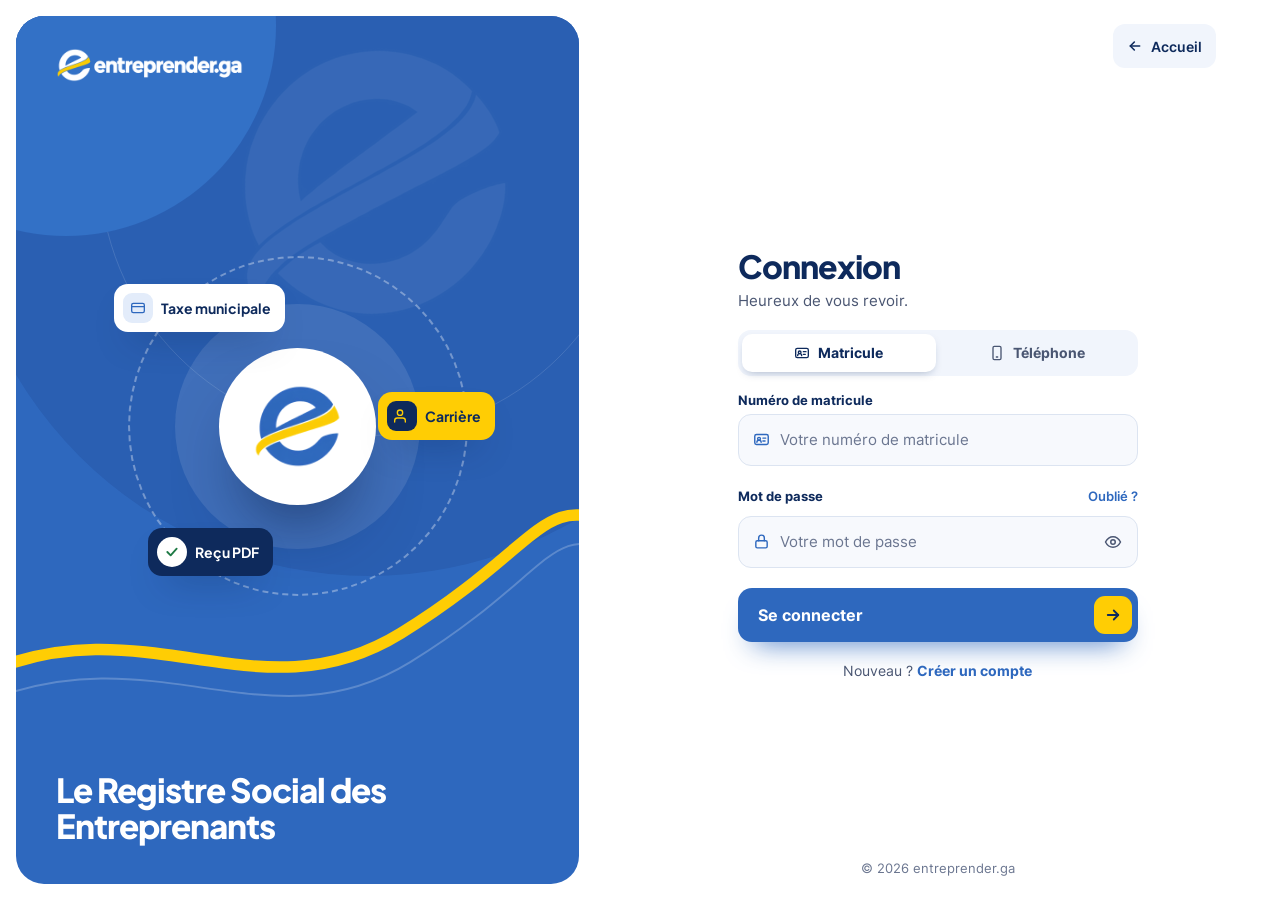
<file: connexion.html>
<!doctype html>
<html lang="fr">
<head>
<meta charset="utf-8">
<meta name="viewport" content="width=device-width, initial-scale=1">
<title>Connexion — entreprender.ga</title>
<meta name="description" content="Connectez-vous à votre espace entreprenant.">
<meta name="theme-color" content="#2E68BE">
<link rel="icon" type="image/png" href="assets/img/favicon.png">
<link rel="apple-touch-icon" href="assets/img/apple-touch-icon.png">
<link rel="preload" href="assets/fonts/pjs-800.woff2" as="font" type="font/woff2" crossorigin>
<link rel="preload" href="assets/fonts/inter-400.woff2" as="font" type="font/woff2" crossorigin>
<link rel="stylesheet" href="css/styles.css">
<script src="js/connexion.js" defer></script>
</head>
<body class="auth-page">

<div class="auth-shell">

  <!-- ===== Visuel ===== -->
  <aside class="auth-visual">
    <div class="blue-bg" aria-hidden="true">
      <span class="blue-bg__c1"></span>
      <span class="blue-bg__c2"></span>
      <span class="blue-bg__c3"></span>
      <svg class="blue-bg__ribbon" viewBox="0 0 600 900" preserveAspectRatio="none"><path d="M-30 680 C 140 610, 260 730, 410 640 S 560 490, 640 530" fill="none" stroke="#FFCD04" stroke-width="12" stroke-linecap="round"/><path d="M-30 710 C 150 640, 270 760, 420 670 S 570 520, 640 560" fill="none" stroke="rgba(255,255,255,.22)" stroke-width="2"/></svg>
      <img class="watermark blue-bg__mark" src="assets/img/e-blanc.png" alt="">
    </div>

    <a class="auth-visual__logo" href="index.html" aria-label="entreprender.ga, retour à l’accueil">
      <img src="assets/img/logo-blanc.png" alt="entreprender.ga" width="187" height="34">
    </a>

    <div class="orb" aria-hidden="true">
      <span class="orb__ring"></span>
      <span class="orb__halo"></span>
      <span class="orb__core"><img src="assets/img/e-couleur.png" alt=""></span>
      <span class="orb__chip orb__chip--a"><span class="orb__chip-icon"><svg width="16" height="16" viewBox="0 0 24 24" fill="none" stroke="#2E68BE" stroke-width="2" stroke-linecap="round" stroke-linejoin="round"><rect x="2.5" y="5" width="19" height="14" rx="2.5"/><path d="M2.5 10h19"/></svg></span>Taxe municipale</span>
      <span class="orb__chip orb__chip--b"><span class="orb__chip-icon"><svg width="16" height="16" viewBox="0 0 24 24" fill="none" stroke="#FFCD04" stroke-width="2" stroke-linecap="round" stroke-linejoin="round"><circle cx="9" cy="7" r="4"/><path d="M17 21v-2a4 4 0 0 0-4-4H5a4 4 0 0 0-4 4v2"/></svg></span>Carrière</span>
      <span class="orb__chip orb__chip--c"><span class="orb__chip-icon"><svg width="16" height="16" viewBox="0 0 24 24" fill="none" stroke="#1E7A45" stroke-width="2.8" stroke-linecap="round" stroke-linejoin="round"><path d="m5 12 5 5 9-10"/></svg></span>Reçu PDF</span>
    </div>

    <p class="auth-visual__title">Le Registre Social des Entreprenants</p>
  </aside>

  <!-- ===== Formulaires ===== -->
  <main class="auth-panel">
    <div class="auth-panel__top">
      <a class="back-link" href="index.html">
        <svg aria-hidden="true" width="16" height="16" viewBox="0 0 24 24" fill="none" stroke="currentColor" stroke-width="2.4" stroke-linecap="round" stroke-linejoin="round"><path d="M19 12H5"/><path d="m11 6-6 6 6 6"/></svg>
        Accueil
      </a>
    </div>

    <div class="auth-panel__inner">

      <!-- ---------- Connexion ---------- -->
      <form class="auth-form" data-view="connexion" data-auth="login" novalidate aria-labelledby="login-title">
        <div class="auth-form__head">
          <h1 class="auth-form__title" id="login-title">Connexion</h1>
          <p class="auth-form__sub">Heureux de vous revoir.</p>
        </div>

        <div class="segmented" role="group" aria-label="Se connecter avec" data-id-switch>
          <button type="button" class="segmented__btn" aria-pressed="true" data-mode="matricule">
            <svg aria-hidden="true" width="16" height="16" viewBox="0 0 24 24" fill="none" stroke="currentColor" stroke-width="2" stroke-linecap="round" stroke-linejoin="round"><rect x="2.5" y="5" width="19" height="14" rx="2.5"/><circle cx="8.5" cy="11" r="2"/><path d="M5.5 16a3 3 0 0 1 6 0"/><path d="M14 10h4"/><path d="M14 14h3"/></svg>Matricule
          </button>
          <button type="button" class="segmented__btn" aria-pressed="false" data-mode="phone">
            <svg aria-hidden="true" width="16" height="16" viewBox="0 0 24 24" fill="none" stroke="currentColor" stroke-width="2" stroke-linecap="round" stroke-linejoin="round"><rect x="6" y="2" width="12" height="20" rx="2"/><path d="M11 18h2"/></svg>Téléphone
          </button>
        </div>

        <div class="field" data-field="identifier">
          <label class="field__label" for="login-id" data-id-label>Numéro de matricule</label>
          <div class="field__control">
            <svg aria-hidden="true" width="17" height="17" viewBox="0 0 24 24" fill="none" stroke="#2E68BE" stroke-width="2" stroke-linecap="round" stroke-linejoin="round"><rect x="2.5" y="5" width="19" height="14" rx="2.5"/><circle cx="8.5" cy="11" r="2"/><path d="M5.5 16a3 3 0 0 1 6 0"/><path d="M14 10h4"/><path d="M14 14h3"/></svg>
            <input id="login-id" name="identifier" type="text" inputmode="text" autocapitalize="characters" spellcheck="false" autocomplete="username" placeholder="Votre numéro de matricule" required aria-describedby="login-id-error">
          </div>
          <p class="field__error" id="login-id-error" hidden></p>
        </div>

        <div class="field" data-field="password">
          <div class="field__row">
            <label class="field__label" for="login-pw">Mot de passe</label>
            <a class="field__link" href="#mot-de-passe-oublie">Oublié ?</a>
          </div>
          <div class="field__control field__control--pw">
            <svg aria-hidden="true" width="17" height="17" viewBox="0 0 24 24" fill="none" stroke="#2E68BE" stroke-width="2" stroke-linecap="round" stroke-linejoin="round"><rect x="4" y="11" width="16" height="10" rx="2"/><path d="M8 11V7a4 4 0 0 1 8 0v4"/></svg>
            <input id="login-pw" name="password" type="password" autocomplete="current-password" placeholder="Votre mot de passe" required aria-describedby="login-pw-error">
            <button type="button" class="icon-btn" data-toggle-password aria-label="Afficher le mot de passe" aria-controls="login-pw">
              <svg aria-hidden="true" width="18" height="18" viewBox="0 0 24 24" fill="none" stroke="#4A5672" stroke-width="2" stroke-linecap="round" stroke-linejoin="round"><path d="M2 12s3.6-7 10-7 10 7 10 7-3.6 7-10 7S2 12 2 12z"/><circle cx="12" cy="12" r="3"/></svg>
            </button>
          </div>
          <p class="field__error" id="login-pw-error" hidden></p>
        </div>

        <p class="form-status" role="status" data-status hidden></p>

        <button type="submit" class="btn btn-primary btn-submit">
          <span data-submit-label>Se connecter</span>
          <span class="btn-submit__arrow" aria-hidden="true"><svg width="18" height="18" viewBox="0 0 24 24" fill="none" stroke="#0E2A5C" stroke-width="2.4" stroke-linecap="round" stroke-linejoin="round"><path d="M5 12h14"/><path d="m13 6 6 6-6 6"/></svg></span>
        </button>

        <p class="auth-form__foot">Nouveau ? <a href="#inscription">Créer un compte</a></p>
      </form>

      <!-- ---------- Inscription (2 étapes) ---------- -->
      <form class="auth-form" data-view="inscription" data-auth="register" novalidate aria-labelledby="register-title" hidden>
        <div class="auth-form__head">
          <h1 class="auth-form__title" id="register-title">Créer un compte</h1>
          <p class="auth-form__sub">Gratuit, en 2 minutes.</p>
        </div>

        <div class="wizard-progress" aria-hidden="true">
          <span class="wizard-progress__item is-active" data-wizard-dot="1">Vous</span>
          <span class="wizard-progress__item" data-wizard-dot="2">Votre entreprise</span>
        </div>

        <fieldset class="wizard-step" data-wizard-step="1">
          <legend class="sr-only">Étape 1 sur 2 : vous</legend>
          <div class="field-grid">
            <div class="field" data-field="firstName">
              <label class="field__label" for="reg-first">Prénom</label>
              <div class="field__control"><input id="reg-first" name="firstName" autocomplete="given-name" required aria-describedby="reg-first-error"></div>
              <p class="field__error" id="reg-first-error" hidden></p>
            </div>
            <div class="field" data-field="lastName">
              <label class="field__label" for="reg-last">Nom</label>
              <div class="field__control"><input id="reg-last" name="lastName" autocomplete="family-name" required aria-describedby="reg-last-error"></div>
              <p class="field__error" id="reg-last-error" hidden></p>
            </div>
          </div>

          <div class="field" data-field="identifier">
            <label class="field__label" for="reg-id">E-mail ou téléphone</label>
            <div class="field__control">
              <svg aria-hidden="true" width="17" height="17" viewBox="0 0 24 24" fill="none" stroke="#2E68BE" stroke-width="2" stroke-linecap="round" stroke-linejoin="round"><circle cx="12" cy="8" r="4"/><path d="M4 21a8 8 0 0 1 16 0"/></svg>
              <input id="reg-id" name="identifier" autocomplete="username" placeholder="nom@entreprise.ga" required aria-describedby="reg-id-error">
            </div>
            <p class="field__error" id="reg-id-error" hidden></p>
          </div>

          <div class="field" data-field="password">
            <label class="field__label" for="reg-pw">Mot de passe</label>
            <div class="field__control field__control--pw">
              <svg aria-hidden="true" width="17" height="17" viewBox="0 0 24 24" fill="none" stroke="#2E68BE" stroke-width="2" stroke-linecap="round" stroke-linejoin="round"><rect x="4" y="11" width="16" height="10" rx="2"/><path d="M8 11V7a4 4 0 0 1 8 0v4"/></svg>
              <input id="reg-pw" name="password" type="password" autocomplete="new-password" placeholder="8 caractères minimum" required minlength="8" aria-describedby="reg-pw-error reg-pw-meter">
              <button type="button" class="icon-btn" data-toggle-password aria-label="Afficher le mot de passe" aria-controls="reg-pw">
                <svg aria-hidden="true" width="18" height="18" viewBox="0 0 24 24" fill="none" stroke="#4A5672" stroke-width="2" stroke-linecap="round" stroke-linejoin="round"><path d="M2 12s3.6-7 10-7 10 7 10 7-3.6 7-10 7S2 12 2 12z"/><circle cx="12" cy="12" r="3"/></svg>
              </button>
            </div>
            <div class="pw-meter" id="reg-pw-meter" data-pw-meter data-score="0">
              <span class="pw-meter__bars" aria-hidden="true"><span></span><span></span><span></span><span></span></span>
              <span class="pw-meter__label" data-pw-label aria-live="polite"></span>
            </div>
            <p class="field__error" id="reg-pw-error" hidden></p>
          </div>

          <button type="button" class="btn btn-primary btn-submit" data-wizard-next>
            <span>Continuer</span>
            <span class="btn-submit__arrow" aria-hidden="true"><svg width="18" height="18" viewBox="0 0 24 24" fill="none" stroke="#0E2A5C" stroke-width="2.4" stroke-linecap="round" stroke-linejoin="round"><path d="M5 12h14"/><path d="m13 6 6 6-6 6"/></svg></span>
          </button>
        </fieldset>

        <fieldset class="wizard-step" data-wizard-step="2" hidden>
          <legend class="sr-only">Étape 2 sur 2 : votre entreprise</legend>
          <div class="field" data-field="company">
            <label class="field__label" for="reg-company">Raison sociale</label>
            <div class="field__control"><input id="reg-company" name="company" autocomplete="organization" required aria-describedby="reg-company-error"></div>
            <p class="field__error" id="reg-company-error" hidden></p>
          </div>

          <div class="field-grid">
            <div class="field" data-field="nif">
              <label class="field__label" for="reg-nif">NIF</label>
              <div class="field__control"><input id="reg-nif" name="nif" required aria-describedby="reg-nif-error"></div>
              <p class="field__error" id="reg-nif-error" hidden></p>
            </div>
            <div class="field" data-field="rccm">
              <label class="field__label" for="reg-rccm">RCCM</label>
              <div class="field__control"><input id="reg-rccm" name="rccm" required aria-describedby="reg-rccm-error"></div>
              <p class="field__error" id="reg-rccm-error" hidden></p>
            </div>
          </div>

          <div class="field" data-field="terms">
            <label class="check"><input type="checkbox" name="terms" required aria-describedby="reg-terms-error"><span>J’accepte les <a href="#">conditions d’utilisation</a>.</span></label>
            <p class="field__error" id="reg-terms-error" hidden></p>
          </div>

          <p class="form-status" role="status" data-status hidden></p>

          <div class="wizard-actions">
            <button type="button" class="btn-back" data-wizard-back aria-label="Revenir à l’étape précédente">
              <svg aria-hidden="true" width="18" height="18" viewBox="0 0 24 24" fill="none" stroke="#0E2A5C" stroke-width="2.4" stroke-linecap="round" stroke-linejoin="round"><path d="M19 12H5"/><path d="m11 6-6 6 6 6"/></svg>
            </button>
            <button type="submit" class="btn btn-primary btn-submit">
              <span data-submit-label>Créer mon compte</span>
              <span class="btn-submit__arrow" aria-hidden="true"><svg width="18" height="18" viewBox="0 0 24 24" fill="none" stroke="#0E2A5C" stroke-width="2.4" stroke-linecap="round" stroke-linejoin="round"><path d="m5 12 5 5 9-10"/></svg></span>
            </button>
          </div>
        </fieldset>

        <p class="auth-form__foot">Déjà inscrit ? <a href="#connexion">Se connecter</a></p>
      </form>

      <!-- ---------- Mot de passe oublié ---------- -->
      <form class="auth-form" data-view="mot-de-passe-oublie" data-auth="reset" novalidate aria-labelledby="reset-title" hidden>
        <div data-reset-form>
          <div class="auth-form__head">
            <span class="auth-form__mark" aria-hidden="true"><svg width="24" height="24" viewBox="0 0 24 24" fill="none" stroke="#2E68BE" stroke-width="2" stroke-linecap="round" stroke-linejoin="round"><circle cx="8" cy="15" r="4"/><path d="m10.8 12.2 8.7-8.7"/><path d="m17 6 3 3"/><path d="m15 8 2 2"/></svg></span>
            <h1 class="auth-form__title" id="reset-title">Mot de passe oublié</h1>
            <p class="auth-form__sub">Recevez un lien pour le changer.</p>
          </div>
        </div>
        <div class="field" data-field="identifier" data-reset-form>
          <label class="field__label" for="reset-id">Matricule ou téléphone</label>
          <div class="field__control">
            <svg aria-hidden="true" width="17" height="17" viewBox="0 0 24 24" fill="none" stroke="#2E68BE" stroke-width="2" stroke-linecap="round" stroke-linejoin="round"><circle cx="12" cy="8" r="4"/><path d="M4 21a8 8 0 0 1 16 0"/></svg>
            <input id="reset-id" name="identifier" autocomplete="username" placeholder="Matricule ou +241…" required aria-describedby="reset-id-error">
          </div>
          <p class="field__error" id="reset-id-error" hidden></p>
        </div>

        <p class="form-status" role="status" data-status hidden></p>

        <button type="submit" class="btn btn-primary btn-submit" data-reset-form>
          <span data-submit-label>Envoyer le lien</span>
          <span class="btn-submit__arrow" aria-hidden="true"><svg width="18" height="18" viewBox="0 0 24 24" fill="none" stroke="#0E2A5C" stroke-width="2.4" stroke-linecap="round" stroke-linejoin="round"><path d="M5 12h14"/><path d="m13 6 6 6-6 6"/></svg></span>
        </button>

        <div class="auth-done" data-reset-done hidden tabindex="-1">
          <span class="auth-done__icon" aria-hidden="true"><svg width="30" height="30" viewBox="0 0 24 24" fill="none" stroke="#1E7A45" stroke-width="2.6" stroke-linecap="round" stroke-linejoin="round"><path d="m5 12 5 5 9-10"/></svg></span>
          <h2 class="auth-form__title">Lien envoyé</h2>
          <p class="auth-form__sub">Vérifiez vos e-mails ou vos SMS.</p>
          <a class="btn btn-outline" href="#connexion">Retour à la connexion</a>
        </div>

        <p class="auth-form__foot" data-reset-form><a href="#connexion">Retour à la connexion</a></p>
      </form>

    </div>

    <p class="auth-panel__legal">© <span data-year>2026</span> entreprender.ga</p>
  </main>
</div>

</body>
</html>
</file>
<file: css/styles.css>
/* =========================================================
   entreprender.ga — feuille de styles
   ========================================================= */

/* ---------- Polices (auto-hébergées) ---------- */
@font-face { font-family: "Plus Jakarta Sans"; font-weight: 500; font-display: swap; src: url("../assets/fonts/pjs-500.woff2") format("woff2"); }
@font-face { font-family: "Plus Jakarta Sans"; font-weight: 600; font-display: swap; src: url("../assets/fonts/pjs-600.woff2") format("woff2"); }
@font-face { font-family: "Plus Jakarta Sans"; font-weight: 700; font-display: swap; src: url("../assets/fonts/pjs-700.woff2") format("woff2"); }
@font-face { font-family: "Plus Jakarta Sans"; font-weight: 800; font-display: swap; src: url("../assets/fonts/pjs-800.woff2") format("woff2"); }
@font-face { font-family: "Inter"; font-weight: 400; font-display: swap; src: url("../assets/fonts/inter-400.woff2") format("woff2"); }
@font-face { font-family: "Inter"; font-weight: 500; font-display: swap; src: url("../assets/fonts/inter-500.woff2") format("woff2"); }
@font-face { font-family: "Inter"; font-weight: 600; font-display: swap; src: url("../assets/fonts/inter-600.woff2") format("woff2"); }
@font-face { font-family: "Inter"; font-weight: 700; font-display: swap; src: url("../assets/fonts/inter-700.woff2") format("woff2"); }

/* ---------- Jetons ---------- */
:root {
  --navy: #0E2A5C;
  --blue: #2E68BE;
  --blue-hover: #285DAD;
  --blue-dark: #1F4F99;
  --blue-deep: #2A5FB2;
  --blue-soft: #3371C6;
  --yellow: #FFCD04;
  --yellow-dark: #E0A800;
  --green: #1E7A45;
  --ink: #3D4A63;
  --muted: #4A5672;
  --placeholder: #6B7690;
  --bg-soft: #F7F9FD;
  --bg-tint: #F1F5FC;
  --chip: #E3ECFA;
  --line: #E6ECF6;
  --line-2: #E3EAF5;
  --line-3: #D5E0F2;
  --field-line: #DCE4F1;
  --danger: #B42318;

  --font-display: "Plus Jakarta Sans", Inter, system-ui, sans-serif;
  --font-body: Inter, system-ui, -apple-system, "Segoe UI", sans-serif;

  --shadow-blue: 0 14px 24px -14px rgba(46, 104, 190, .9);
  --shadow-card: 0 24px 44px -34px rgba(14, 42, 92, .45);
}

/* ---------- Base ---------- */
*, *::before, *::after { box-sizing: border-box; }
html { scroll-behavior: smooth; scroll-padding-top: 80px; }
body { margin: 0; font-family: var(--font-body); color: var(--ink); background: #FFFFFF; overflow-x: hidden; }
img { max-width: 100%; }
a { color: var(--blue); text-decoration: none; }
a:hover { color: var(--blue-dark); }
button, input, select { font: inherit; }
input::placeholder { color: var(--placeholder); }
a:focus-visible, button:focus-visible, input:focus-visible, select:focus-visible { outline: 3px solid var(--yellow); outline-offset: 2px; }
[hidden] { display: none !important; }

.container { width: 100%; max-width: 1288px; margin: 0 auto; padding-inline: 24px; }
.sr-only { position: absolute; width: 1px; height: 1px; padding: 0; margin: -1px; overflow: hidden; clip: rect(0 0 0 0); white-space: nowrap; border: 0; }
.watermark { position: absolute; pointer-events: none; height: auto; user-select: none; }

.flag-bar { display: flex; height: 5px; }
.flag-bar span { flex: 1; }
.flag-bar span:nth-child(1) { background: var(--green); }
.flag-bar span:nth-child(2) { background: var(--yellow); }
.flag-bar span:nth-child(3) { background: var(--blue); }

/* ---------- Boutons ---------- */
.btn { display: inline-flex; align-items: center; justify-content: center; gap: 8px; border: 0; cursor: pointer; font-weight: 700; transition: transform .15s ease, background-color .2s ease, box-shadow .2s ease; }
.btn:hover { transform: translateY(-1px); }
.btn-primary { background: var(--blue); color: #FFFFFF; }
.btn-primary:hover { background: var(--blue-hover); color: #FFFFFF; }
.btn-sm { min-height: 42px; padding: 0 16px; border-radius: 12px; font-size: 14px; box-shadow: 0 10px 20px -12px rgba(46, 104, 190, .9); }
.btn-lg { min-height: 52px; padding: 0 22px; border-radius: 14px; font-size: 15px; box-shadow: var(--shadow-blue); }
.btn-outline { min-height: 48px; padding: 0 22px; border-radius: 14px; background: #FFFFFF; border: 1.5px solid var(--line-3); color: var(--navy); font-size: 15px; }
.btn-outline:hover { color: var(--navy); border-color: var(--blue); }
.btn-submit { display: flex; justify-content: space-between; width: 100%; min-height: 50px; padding: 0 6px 0 20px; margin-top: 2px; border-radius: 14px; font-size: 16px; box-shadow: 0 16px 28px -16px rgba(46, 104, 190, .95); }
.btn-submit__arrow { width: 38px; height: 38px; border-radius: 11px; background: var(--yellow); display: inline-flex; align-items: center; justify-content: center; }
.btn-submit[aria-busy="true"] { opacity: .8; cursor: progress; transform: none; }
.btn-submit[aria-busy="true"] .btn-submit__arrow svg { animation: nudge .8s ease-in-out infinite; }
@keyframes nudge { 50% { transform: translateX(3px); } }

/* ---------- En-tête ---------- */
.site-header { position: sticky; top: 0; z-index: 40; background: #FFFFFF; border-bottom: 1px solid var(--line); box-shadow: 0 10px 30px -24px rgba(14, 42, 92, .6); }
.header-inner { max-width: 1240px; padding-block: 10px; display: flex; flex-wrap: wrap; align-items: center; justify-content: space-between; gap: 6px 20px; }
.brand { display: inline-flex; align-items: center; min-height: 48px; }
.brand img { height: 34px; width: auto; display: block; }
.main-nav { flex: 1 1 auto; display: flex; justify-content: center; gap: 2px; }
.nav-link { position: relative; display: inline-flex; align-items: center; min-height: 44px; padding: 0 14px; border-radius: 12px; font-size: 15px; font-weight: 600; white-space: nowrap; color: var(--muted); transition: color .2s ease, background-color .2s ease; }
.nav-link::after { content: ""; position: absolute; left: 50%; bottom: 5px; width: 18px; margin-left: -9px; height: 3px; border-radius: 3px; background: var(--yellow); opacity: 0; transition: opacity .2s ease; }
.nav-link:hover { color: var(--navy); background: var(--bg-tint); }
.nav-link.is-active { color: var(--navy); font-weight: 700; background: var(--bg-tint); }
.nav-link.is-active::after { opacity: 1; }

/* ---------- Fond bleu (hero + page connexion) ---------- */
.blue-bg { position: absolute; inset: 0; pointer-events: none; overflow: hidden; }
.blue-bg__c1 { position: absolute; right: -200px; top: -260px; width: 820px; height: 820px; border-radius: 50%; background: var(--blue-deep); }
.blue-bg__c2 { position: absolute; right: -60px; top: -120px; width: 540px; height: 540px; border-radius: 50%; border: 1.5px solid rgba(255, 255, 255, .12); }
.blue-bg__c3 { position: absolute; left: -160px; top: -200px; width: 420px; height: 420px; border-radius: 50%; background: var(--blue-soft); }
.blue-bg__ribbon { position: absolute; inset: 0; width: 100%; height: 100%; }
.blue-bg__mark { left: 36%; top: 24px; width: 300px; opacity: .06; transform: rotate(-10deg); }

/* ---------- Hero ---------- */
.hero { position: relative; overflow: hidden; background: var(--blue); }
.hero-inner { position: relative; padding-block: 28px 70px; display: flex; flex-wrap: wrap; align-items: center; gap: 28px 48px; }
.hero-copy { flex: 1.1 1 480px; min-width: 0; display: flex; flex-direction: column; align-items: flex-start; gap: 16px; }
.badge { display: inline-flex; align-items: center; gap: 8px; padding: 6px 12px 6px 6px; border-radius: 999px; background: rgba(255, 255, 255, .14); border: 1px solid rgba(255, 255, 255, .28); font-size: 13px; font-weight: 600; color: #FFFFFF; }
.badge__flag { display: inline-flex; height: 8px; width: 24px; border-radius: 4px; overflow: hidden; }
.badge__flag span { flex: 1; }
.badge__flag span:nth-child(1) { background: var(--green); }
.badge__flag span:nth-child(2) { background: var(--yellow); }
.badge__flag span:nth-child(3) { background: var(--blue); }
.hero-title { margin: 0; font-family: var(--font-display); font-weight: 800; font-size: clamp(34px, 4.2vw, 54px); line-height: 1.05; letter-spacing: -0.035em; color: #FFFFFF; }
.hero-title__swash { position: relative; display: inline-block; }
.hero-title__swash svg { position: absolute; left: 0; bottom: -10px; width: 100%; height: 14px; }
.hero-lead { margin: 0; font-size: 18px; line-height: 1.55; color: #E3ECFA; max-width: 440px; }
.hero-lead--lg { margin-top: 8px; font-size: clamp(19px, 1.9vw, 23px); line-height: 1.45; font-weight: 500; color: #FFFFFF; max-width: 540px; }
.play-link { display: inline-flex; align-items: center; gap: 10px; min-height: 44px; font-weight: 700; font-size: 15px; color: #FFFFFF; }
.play-link:hover { color: #FFFFFF; }
.play-link__icon { width: 36px; height: 36px; border-radius: 50%; background: var(--yellow); display: inline-flex; align-items: center; justify-content: center; }

.auth-wrap { position: relative; flex: 1 1 380px; min-width: 0; max-width: 460px; width: 100%; }
.auth-wrap__square { position: absolute; right: -16px; top: -16px; width: 76px; height: 76px; border-radius: 22px; background: var(--yellow); transform: rotate(12deg); }
.auth-wrap__dot { position: absolute; left: -16px; bottom: 56px; width: 32px; height: 32px; border-radius: 50%; background: var(--navy); }

/* ---------- Carte d’authentification ---------- */
.auth-card { position: relative; margin: 0; background: #FFFFFF; border-radius: 26px; overflow: hidden; display: flex; flex-direction: column; border: 2px solid #FFFFFF; box-shadow: 0 44px 80px -40px rgba(9, 25, 60, .8); transition: border-color .3s ease; }
.auth-card.is-highlighted { border-color: var(--yellow); }
.auth-card__head { display: flex; align-items: center; gap: 12px; padding: 14px 22px; background: var(--bg-soft); border-bottom: 1px solid #EDF1F8; }
.auth-card__mark { flex: none; width: 42px; height: 42px; border-radius: 13px; background: #FFFFFF; border: 1px solid var(--line-2); display: inline-flex; align-items: center; justify-content: center; box-shadow: 0 8px 16px -10px rgba(14, 42, 92, .4); }
.auth-card__mark img { width: 27px; height: auto; display: block; }
.auth-card__titles { flex: 1; min-width: 0; display: flex; flex-direction: column; gap: 2px; }
.auth-card__title { margin: 0; font-family: var(--font-display); font-weight: 800; font-size: 18px; letter-spacing: -0.01em; color: var(--navy); }
.auth-card__sub { margin: 0; font-size: 13px; color: var(--muted); }
.auth-card__body { padding: 16px 22px 18px; display: flex; flex-direction: column; gap: 11px; }
.auth-card__foot { margin: 0; text-align: center; font-size: 14px; color: var(--muted); }
.auth-card__foot a { font-weight: 700; }

.segmented { display: grid; grid-template-columns: repeat(2, minmax(0, 1fr)); gap: 4px; padding: 4px; border-radius: 13px; background: var(--bg-tint); }
.segmented__btn { display: inline-flex; align-items: center; justify-content: center; gap: 8px; min-height: 38px; border: 0; border-radius: 10px; background: transparent; color: var(--muted); font-size: 14px; font-weight: 700; cursor: pointer; transition: background-color .2s ease, color .2s ease, box-shadow .2s ease; }
.segmented__btn[aria-pressed="true"] { background: #FFFFFF; color: var(--navy); box-shadow: 0 4px 10px -4px rgba(14, 42, 92, .35); }

.field { display: flex; flex-direction: column; gap: 6px; }
.field__row { display: flex; justify-content: space-between; align-items: center; gap: 8px; }
.field__label { font-size: 13px; font-weight: 700; color: var(--navy); }
.field__link { display: inline-flex; align-items: center; min-height: 28px; font-size: 13px; font-weight: 600; }
.field__control { display: flex; align-items: center; gap: 10px; min-height: 46px; padding: 0 14px; border-radius: 13px; border: 1.5px solid var(--field-line); background: #FFFFFF; transition: border-color .2s ease, box-shadow .2s ease; }
.field__control--pw { padding-right: 2px; }
.field__control svg { flex: none; }
.field__control:focus-within { border-color: var(--blue); box-shadow: 0 0 0 4px rgba(46, 104, 190, .15); }
.field__control input { flex: 1; min-width: 0; border: 0; outline: none; font-size: 15px; color: var(--navy); background: transparent; padding: 10px 0; }
.field.has-error .field__control { border-color: var(--danger); }
.field.has-error .field__control:focus-within { box-shadow: 0 0 0 4px rgba(180, 35, 24, .12); }
.field__error { margin: 0; font-size: 13px; color: var(--danger); }
.field-grid { display: grid; grid-template-columns: repeat(2, minmax(0, 1fr)); gap: 10px; }
.icon-btn { width: 44px; height: 44px; border: 0; border-radius: 10px; background: transparent; cursor: pointer; display: inline-flex; align-items: center; justify-content: center; }
.icon-btn:hover { background: var(--bg-tint); }
.check { display: inline-flex; align-items: flex-start; gap: 10px; font-size: 14px; line-height: 1.45; color: var(--ink); cursor: pointer; }
.check input { flex: none; width: 18px; height: 18px; margin: 1px 0 0; accent-color: var(--blue); }

.form-status { margin: 0; padding: 10px 12px; border-radius: 12px; font-size: 14px; font-weight: 600; line-height: 1.45; }
.form-status--info { background: #FFF4C2; color: var(--navy); }
.form-status--error { background: #FDECEA; color: #8A1C10; }
.form-status--success { background: #E3F5EA; color: #17633A; }

/* ---------- Bande des essentiels ---------- */
.essentials { position: relative; z-index: 2; margin-top: -48px; }
.essentials__grid { display: grid; grid-template-columns: repeat(3, minmax(0, 1fr)); padding: 10px; border-radius: 24px; background: #FFFFFF; border: 1px solid var(--line); box-shadow: 0 30px 60px -44px rgba(14, 42, 92, .55); }
.essential { display: flex; align-items: center; gap: 18px; padding: 16px 18px; }
.essential + .essential { border-left: 1px solid #EDF1F8; }
.essential__icon { flex: none; position: relative; width: 64px; height: 64px; }
.essential__title { display: block; font-family: var(--font-display); font-weight: 800; font-size: 17px; color: var(--navy); }
.essential__text { display: block; margin-top: 3px; font-size: 14px; color: var(--muted); }
.shape { position: absolute; display: block; }
.shape--tile { inset: 4px; border-radius: 16px; background: var(--blue); transform: rotate(-10deg); box-shadow: 0 14px 22px -12px rgba(46, 104, 190, .9); }
.shape--tile-in { left: 22px; top: 22px; width: 22px; height: 22px; border-radius: 6px; background: var(--yellow); transform: rotate(-10deg); }
.shape--ball { inset: 4px; border-radius: 50%; background: var(--blue); box-shadow: 0 14px 22px -12px rgba(46, 104, 190, .9); }
.shape--dot { right: 8px; bottom: 10px; width: 22px; height: 22px; border-radius: 50%; background: var(--yellow); }
.shape--dot-sm { left: 4px; top: 2px; width: 12px; height: 12px; border-radius: 50%; background: var(--yellow); border: 2px solid #FFFFFF; }

/* ---------- Titres de section ---------- */
.eyebrow { font-size: 14px; font-weight: 700; color: var(--blue); }
.section-title { margin: 0; font-family: var(--font-display); font-weight: 800; font-size: clamp(28px, 3vw, 40px); line-height: 1.1; letter-spacing: -0.03em; color: var(--navy); }
.section-lead { margin: 0; font-size: 16px; line-height: 1.6; color: var(--muted); }

/* ---------- Services ---------- */
.services { padding-block: 64px 56px; display: flex; flex-wrap: wrap; align-items: center; gap: 32px 40px; }
.services__intro { flex: 1 1 280px; min-width: 0; max-width: 340px; display: flex; flex-direction: column; gap: 16px; }
.services__intro .section-title { font-size: clamp(28px, 3vw, 38px); }
.carousel-controls { display: flex; align-items: center; gap: 12px; margin-top: 6px; }
.round-btn { width: 48px; height: 48px; border-radius: 50%; border: 1.5px solid var(--line-3); background: #FFFFFF; cursor: pointer; display: inline-flex; align-items: center; justify-content: center; transition: transform .15s ease, opacity .2s ease; }
.round-btn--primary { border: 0; background: var(--blue); box-shadow: 0 12px 22px -12px rgba(46, 104, 190, .9); }
.round-btn:disabled { cursor: not-allowed; opacity: .45; }
.round-btn:not(:disabled):hover { transform: translateY(-1px); }
.dots { display: flex; gap: 6px; margin-left: 8px; }
.dots span { height: 6px; width: 6px; border-radius: 3px; background: var(--line-3); transition: width .3s ease, background-color .3s ease; }
.dots span.is-active { width: 26px; background: var(--blue); }

.services__stage { flex: 999 1 600px; min-width: 0; position: relative; padding: 32px 0 0 32px; }
.stage-band { position: absolute; left: 0; top: 0; right: -24px; height: 58%; border-radius: 28px 0 0 28px; background: var(--blue); overflow: hidden; }
.stage-band__mark1 { right: 50px; top: -26px; width: 230px; opacity: .14; transform: rotate(-10deg); }
.stage-band__mark2 { left: 32%; bottom: -36px; width: 110px; opacity: .12; transform: rotate(14deg); }
.stage-deco { position: absolute; right: 24px; top: 14px; width: 40px; height: 40px; border-radius: 12px; background: var(--yellow); transform: rotate(14deg); }
.service-grid { position: relative; display: grid; grid-template-columns: repeat(auto-fit, minmax(200px, 1fr)); gap: 30px 16px; padding: 0 16px 26px 0; }
.service-card { position: relative; display: flex; flex-direction: column; align-items: center; text-align: center; gap: 12px; padding: 28px 22px 46px; border-radius: 24px; background: #FFFFFF; border: 1px solid #EDF1F8; box-shadow: var(--shadow-card); color: var(--muted); transition: transform .25s ease, box-shadow .25s ease; }
.service-card:hover { color: var(--muted); transform: translateY(-4px); box-shadow: 0 28px 50px -30px rgba(14, 42, 92, .45); }
.service-card.is-entering { animation: swap .35s ease; }
.service-card__icon { width: 84px; height: 84px; border-radius: 50%; background: var(--bg-tint); display: inline-flex; align-items: center; justify-content: center; }
.service-card__title { font-family: var(--font-display); font-weight: 800; font-size: 17px; color: var(--navy); }
.service-card__text { font-size: 14px; line-height: 1.55; }
.service-card__arrow { position: absolute; left: 50%; bottom: -24px; margin-left: -24px; width: 48px; height: 48px; border-radius: 50%; background: var(--blue); display: inline-flex; align-items: center; justify-content: center; box-shadow: 0 0 0 6px #FFFFFF, 0 16px 26px -10px rgba(46, 104, 190, .8); }
@keyframes swap { from { opacity: 0; transform: translateY(8px); } to { opacity: 1; transform: none; } }

/* ---------- Comment ça marche ---------- */
.how { padding-block: 40px 64px; display: flex; flex-wrap: wrap; align-items: center; gap: 32px 56px; }
.how__preview { flex: 1 1 460px; min-width: 0; position: relative; min-height: 420px; border-radius: 32px; background: var(--bg-tint); overflow: hidden; display: flex; align-items: center; justify-content: center; padding: 40px 24px; }
.how__num { position: absolute; left: 28px; top: 8px; font-family: var(--font-display); font-weight: 800; font-size: 140px; line-height: 1; letter-spacing: -0.06em; color: #FFFFFF; }
.how__mark { left: -50px; bottom: -60px; width: 300px; opacity: .08; transform: rotate(-10deg); }
.how__deco { position: absolute; right: 34px; top: 34px; width: 64px; height: 64px; border-radius: 18px; background: var(--yellow); transform: rotate(14deg); }
.how__content { flex: 1 1 420px; min-width: 0; display: flex; flex-direction: column; gap: 16px; }
.how__hint { margin: 0; font-size: 15px; color: var(--muted); }
.how__content .btn-lg { align-self: flex-start; margin-top: 6px; }

.preview { position: relative; width: 100%; max-width: 360px; animation: swap .35s ease; }
.mock { background: #FFFFFF; border-radius: 22px; padding: 22px; display: flex; flex-direction: column; gap: 12px; box-shadow: 0 40px 70px -40px rgba(14, 42, 92, .5); }
.mock--tight { gap: 10px; }
.mock__head { display: flex; justify-content: space-between; align-items: center; }
.mock__title { font-family: var(--font-display); font-weight: 800; font-size: 16px; color: var(--navy); }
.mock__progress { display: grid; grid-template-columns: repeat(3, minmax(0, 1fr)); gap: 5px; }
.mock__progress span { height: 4px; border-radius: 2px; background: var(--chip); }
.mock__progress span:first-child { background: var(--blue); }
.mock__grid { display: grid; grid-template-columns: repeat(2, minmax(0, 1fr)); gap: 10px; }
.mock__field { display: flex; flex-direction: column; gap: 5px; }
.mock__label { font-size: 11px; font-weight: 600; color: var(--ink); }
.mock__input { height: 34px; border-radius: 9px; border: 1.5px solid var(--line-2); }
.mock__input.is-focus { border: 2px solid var(--blue); background: var(--bg-soft); }
.mock__btn { height: 40px; border-radius: 10px; background: var(--blue); color: #FFFFFF; font-size: 13px; font-weight: 700; display: flex; align-items: center; justify-content: center; }
.pill-soft { padding: 4px 10px; border-radius: 999px; background: #FFF4C2; font-size: 11px; font-weight: 700; color: #6B5300; }
.due { display: flex; align-items: center; gap: 12px; padding: 12px; border-radius: 14px; background: var(--bg-soft); border: 1.5px solid transparent; }
.due.is-current { border-color: var(--blue); }
.due__sq { width: 36px; height: 36px; border-radius: 10px; flex: none; }
.due__text { flex: 1; display: flex; flex-direction: column; gap: 3px; }
.due__name { font-size: 13px; font-weight: 700; color: var(--navy); }
.due__tag { font-size: 12px; font-weight: 700; color: var(--blue); }
.skel { display: block; height: 6px; border-radius: 4px; background: #DCE6F5; }
.pay-stack { display: flex; flex-direction: column; gap: 12px; }
.pay-methods { display: grid; grid-template-columns: repeat(2, minmax(0, 1fr)); gap: 10px; }
.pay-method { display: flex; flex-direction: column; gap: 10px; padding: 14px; border-radius: 16px; background: #FFFFFF; border: 1.5px solid var(--line-2); }
.pay-method.is-selected { border: 2px solid var(--blue); box-shadow: 0 20px 40px -30px rgba(14, 42, 92, .5); }
.pay-method__icon { width: 34px; height: 34px; border-radius: 10px; display: inline-flex; align-items: center; justify-content: center; }
.pay-method__name { font-size: 13px; font-weight: 700; color: var(--navy); }
.receipt { position: relative; }
.receipt__body { display: flex; flex-direction: column; gap: 9px; padding: 18px; border-radius: 16px 16px 0 0; background: #FFFFFF; }
.receipt__title { font-family: var(--font-display); font-size: 13px; font-weight: 800; color: var(--navy); }
.receipt__line { display: block; height: 7px; border-radius: 4px; background: var(--chip); }
.receipt__sep { border-top: 2px dashed #D5DFEE; margin: 2px 0; }
.receipt__total { display: block; height: 10px; width: 40%; border-radius: 4px; background: var(--navy); align-self: flex-end; }
.receipt__edge { display: block; width: 100%; height: 12px; }
.stamp { position: absolute; right: 18px; top: 26px; width: 66px; height: 66px; border-radius: 50%; border: 3px solid var(--green); color: var(--green); background: #E3F5EA; display: flex; align-items: center; justify-content: center; transform: rotate(-14deg); font-weight: 800; font-size: 13px; }

.steps { list-style: none; margin: 4px 0 0; padding: 0; display: flex; flex-direction: column; gap: 6px; }
.step { width: 100%; display: flex; align-items: flex-start; gap: 16px; padding: 16px; border-radius: 20px; border: 1.5px solid transparent; background: transparent; text-align: left; cursor: pointer; transition: background-color .25s ease, box-shadow .25s ease, border-color .25s ease; }
.step:hover { border-color: var(--line-3); }
.step[aria-pressed="true"] { background: #FFFFFF; border-color: var(--line); box-shadow: 0 24px 44px -32px rgba(14, 42, 92, .45); }
.step__num { flex: none; width: 42px; height: 42px; border-radius: 13px; display: inline-flex; align-items: center; justify-content: center; font-family: var(--font-display); font-weight: 800; font-size: 16px; background: #FFFFFF; color: var(--blue); border: 1.5px solid var(--line-3); transition: background-color .25s ease, color .25s ease, box-shadow .25s ease; }
.step[aria-pressed="true"] .step__num { background: var(--blue); color: #FFFFFF; border-color: var(--blue); box-shadow: 0 0 0 5px var(--chip); }
.step__body { display: flex; flex-direction: column; gap: 4px; }
.step__title { font-family: var(--font-display); font-weight: 800; font-size: 17px; color: var(--navy); }
.step__text { font-size: 14px; line-height: 1.55; color: var(--muted); }

/* ---------- Annuaire ---------- */
.directory { position: relative; overflow: hidden; background: var(--bg-soft); }
.directory__mark1 { left: -80px; top: 30px; width: 320px; opacity: .06; transform: rotate(12deg); }
.directory__mark2 { right: -60px; bottom: -50px; width: 240px; opacity: .07; transform: rotate(-14deg); }
.directory__inner { position: relative; padding-block: 56px; display: flex; flex-direction: column; align-items: center; gap: 24px; }
.directory__head { display: flex; flex-direction: column; align-items: center; gap: 10px; text-align: center; }
.directory__head .section-title { font-size: clamp(28px, 3.2vw, 42px); }
.search-bar { width: 100%; max-width: 760px; margin: 0; display: flex; flex-wrap: wrap; align-items: center; gap: 6px; padding: 6px; border-radius: 18px; background: #FFFFFF; border: 1px solid var(--line); box-shadow: 0 24px 44px -36px rgba(14, 42, 92, .5); }
.search-bar__field { flex: 999 1 260px; display: flex; align-items: center; gap: 10px; min-height: 50px; padding: 0 14px; border-radius: 13px; border: 1.5px solid transparent; transition: border-color .2s ease, box-shadow .2s ease; }
.search-bar__field:focus-within { border-color: var(--blue); box-shadow: 0 0 0 4px rgba(46, 104, 190, .15); }
.search-bar__field input { flex: 1; min-width: 0; border: 0; outline: none; font-size: 15px; color: var(--navy); background: transparent; padding: 12px 0; }
.search-bar__city { flex: 1 1 170px; display: flex; align-items: center; gap: 8px; min-height: 50px; padding: 0 12px; border-radius: 13px; background: var(--bg-tint); }
.search-bar__city select { flex: 1; min-width: 0; border: 0; outline: none; background: transparent; font-size: 14px; font-weight: 700; color: var(--navy); cursor: pointer; min-height: 44px; }
.search-bar__submit { flex: 1 1 130px; min-height: 50px; padding: 0 22px; border-radius: 13px; font-size: 15px; }

.sector-grid { width: 100%; display: grid; grid-template-columns: repeat(auto-fit, minmax(210px, 1fr)); gap: 14px; }
.sector-card { position: relative; display: flex; flex-direction: column; align-items: flex-start; gap: 4px; min-height: 186px; padding: 22px; border-radius: 24px; border: 1.5px solid var(--line); background: #FFFFFF; text-align: left; cursor: pointer; overflow: hidden; color: var(--navy); transition: transform .25s ease, box-shadow .25s ease, background-color .25s ease, border-color .25s ease; }
.sector-card:hover { transform: translateY(-4px); box-shadow: 0 28px 50px -30px rgba(14, 42, 92, .45); color: var(--navy); }
.sector-card__icon { position: relative; width: 50px; height: 50px; border-radius: 14px; background: var(--bg-tint); display: inline-flex; align-items: center; justify-content: center; }
.sector-card__arrow { position: absolute; right: 18px; top: 18px; width: 34px; height: 34px; border-radius: 50%; background: var(--bg-tint); display: inline-flex; align-items: center; justify-content: center; }
.sector-card__title { position: relative; margin-top: auto; font-family: var(--font-display); font-weight: 800; font-size: 18px; color: var(--navy); }
.sector-card__text { position: relative; font-size: 14px; line-height: 1.45; color: var(--muted); }
.sector-card[aria-pressed="true"] { background: var(--blue); border-color: var(--blue); box-shadow: 0 26px 46px -30px rgba(46, 104, 190, .9); }
.sector-card[aria-pressed="true"] .sector-card__icon { background: #FFFFFF; }
.sector-card[aria-pressed="true"] .sector-card__arrow { background: var(--yellow); }
.sector-card[aria-pressed="true"] .sector-card__title { color: #FFFFFF; }
.sector-card[aria-pressed="true"] .sector-card__text { color: #E3ECFA; }
.sector-card--add { background: var(--yellow); border-color: var(--yellow); box-shadow: var(--shadow-card); }
.sector-card--add::after { content: ""; position: absolute; right: -40px; bottom: -40px; width: 150px; height: 150px; border-radius: 50%; background: #FFDC4A; }
.sector-card--add .sector-card__icon { background: var(--navy); z-index: 1; }
.sector-card--add .sector-card__title, .sector-card--add .sector-card__text { z-index: 1; }
.sector-card--add .sector-card__text { color: #3B3000; }

/* ---------- Partenaires ---------- */
.partners { position: relative; background: #FFFFFF; }
.partners__inner { padding-block: 56px 64px; display: flex; flex-direction: column; align-items: center; gap: 32px; }
.partners__head { display: flex; flex-direction: column; align-items: center; gap: 10px; text-align: center; }
.partners__grid { position: relative; width: 100%; display: grid; grid-template-columns: repeat(3, minmax(0, 1fr)); gap: 20px; }
.partners__grid::before { content: ""; position: absolute; left: 16%; right: 16%; top: 76px; border-top: 2px dashed var(--line-3); }
.partner { position: relative; display: flex; flex-direction: column; align-items: center; text-align: center; gap: 8px; padding: 22px 22px 24px; border-radius: 24px; background: var(--bg-soft); border: 1px solid var(--line); transition: transform .25s ease, box-shadow .25s ease, background-color .25s ease; }
.partner:hover { transform: translateY(-4px); background: #FFFFFF; box-shadow: 0 28px 50px -30px rgba(14, 42, 92, .45); }
.partner__logo { width: 100%; height: 108px; margin-bottom: 8px; border-radius: 18px; background: #FFFFFF; border: 1px solid var(--line-2); display: flex; align-items: center; justify-content: center; padding: 14px 20px; box-shadow: 0 16px 30px -26px rgba(14, 42, 92, .5); }
.partner__logo img { max-width: 100%; max-height: 80px; width: auto; height: auto; object-fit: contain; }
.partner__fallback { font-family: var(--font-display); font-weight: 800; font-size: 22px; letter-spacing: -0.01em; color: var(--blue); line-height: 1.1; }
.partner__name { margin: 0; font-family: var(--font-display); font-weight: 800; font-size: 18px; color: var(--navy); }
.partner__full { margin: 0; font-size: 14px; line-height: 1.5; color: var(--muted); max-width: 280px; }
.partner__tag { margin-top: 6px; display: inline-flex; align-items: center; gap: 6px; padding: 6px 12px; border-radius: 999px; font-size: 13px; font-weight: 700; }
.partner__tag--green { background: #E3F5EA; color: #17633A; }
.partner__tag--blue { background: var(--chip); color: var(--blue-dark); }
.partner__tag--yellow { background: #FFF4C2; color: #6B5300; }

/* ---------- Pied de page ---------- */
.site-footer { position: relative; overflow: hidden; background: var(--navy); color: #C9D7EF; }
.site-footer .flag-bar { height: 4px; }
.site-footer__mark { right: -60px; bottom: -80px; width: 400px; opacity: .05; transform: rotate(-10deg); }
.footer-inner { position: relative; padding-top: 44px; display: flex; flex-direction: column; gap: 32px; }
.footer-cols { display: flex; flex-wrap: wrap; gap: 32px 40px; }
.footer-brand { flex: 1.8 1 280px; display: flex; flex-direction: column; align-items: flex-start; gap: 14px; }
.footer-brand img { height: 36px; width: auto; display: block; }
.footer-brand p { margin: 0; font-size: 14px; line-height: 1.6; color: #B9CBEA; max-width: 300px; }
.pay-pills { display: flex; flex-wrap: wrap; gap: 6px; }
.pay-pill { display: inline-flex; align-items: center; gap: 6px; min-height: 30px; padding: 0 10px; border-radius: 999px; background: #15376F; border: 1px solid #22467F; font-size: 12px; font-weight: 600; color: #DCE6F7; }
.footer-col { flex: 1 1 160px; display: flex; flex-direction: column; gap: 6px; }
.footer-col--contact { flex-basis: 200px; }
.footer-col__title { font-family: var(--font-display); font-size: 15px; font-weight: 800; color: #FFFFFF; }
.footer-col a { display: inline-flex; align-items: center; min-height: 36px; font-size: 14px; color: #C9D7EF; }
.footer-col a:hover { color: #FFFFFF; }
.contact-item { display: inline-flex; align-items: center; gap: 10px; min-height: 36px; font-size: 14px; }
.footer-bottom { display: flex; flex-wrap: wrap; justify-content: space-between; align-items: center; gap: 10px 20px; padding: 14px 0 18px; border-top: 1px solid #22467F; font-size: 13px; color: #A9BEE3; }
.footer-bottom__links { display: flex; flex-wrap: wrap; align-items: center; gap: 6px 20px; }
.footer-bottom a { color: #A9BEE3; }
.footer-bottom a:hover { color: #FFFFFF; }
.footer-bottom .to-top { display: inline-flex; align-items: center; gap: 8px; min-height: 40px; padding: 0 14px; border-radius: 12px; background: #15376F; color: #FFFFFF; font-weight: 600; }

/* ---------- Page connexion ---------- */
.auth-page { background: #FFFFFF; }
.auth-shell { min-height: 100vh; min-height: 100dvh; display: flex; }

/* Panneau visuel */
.auth-visual { flex: 0 0 44%; max-width: 640px; position: relative; overflow: hidden; margin: 16px; border-radius: 28px; background: var(--blue); color: #FFFFFF; padding: 32px 40px 40px; display: flex; flex-direction: column; justify-content: space-between; gap: 32px; }
.auth-visual > :not(.blue-bg) { position: relative; }
.auth-visual__logo { display: inline-flex; align-self: flex-start; }
.auth-visual__logo img { height: 34px; width: auto; display: block; }
.auth-visual__title { margin: 0; font-family: var(--font-display); font-weight: 800; font-size: clamp(28px, 2.6vw, 38px); line-height: 1.1; letter-spacing: -0.03em; max-width: 420px; }

.orb { position: relative; width: min(100%, 340px); aspect-ratio: 1; margin: 0 auto; }
.orb__ring { position: absolute; inset: 0; border-radius: 50%; border: 2px dashed rgba(255, 255, 255, .35); animation: spin 60s linear infinite; }
.orb__halo { position: absolute; inset: 14%; border-radius: 50%; background: rgba(255, 255, 255, .1); }
.orb__core { position: absolute; inset: 27%; border-radius: 50%; background: #FFFFFF; display: flex; align-items: center; justify-content: center; box-shadow: 0 40px 70px -30px rgba(9, 25, 60, .7); }
.orb__core img { width: 58%; height: auto; display: block; }
.orb__chip { position: absolute; display: inline-flex; align-items: center; gap: 8px; padding: 9px 14px 9px 9px; border-radius: 14px; font-family: var(--font-display); font-weight: 700; font-size: 14px; white-space: nowrap; box-shadow: 0 18px 36px -20px rgba(9, 25, 60, .7); animation: float 6s ease-in-out infinite; }
.orb__chip-icon { width: 30px; height: 30px; border-radius: 9px; display: inline-flex; align-items: center; justify-content: center; }
.orb__chip--a { top: 8%; left: -4%; background: #FFFFFF; color: var(--navy); }
.orb__chip--a .orb__chip-icon { background: var(--chip); }
.orb__chip--b { top: 40%; right: -8%; background: var(--yellow); color: var(--navy); animation-delay: 1.2s; }
.orb__chip--b .orb__chip-icon { background: var(--navy); }
.orb__chip--c { bottom: 6%; left: 6%; background: var(--navy); color: #FFFFFF; animation-delay: 2.4s; }
.orb__chip--c .orb__chip-icon { background: #FFFFFF; border-radius: 50%; }
@keyframes spin { to { transform: rotate(360deg); } }
@keyframes float { 50% { transform: translateY(-8px); } }

/* Panneau formulaire */
.auth-panel { flex: 1 1 auto; min-width: 0; position: relative; display: flex; flex-direction: column; padding: 24px clamp(20px, 5vw, 64px); }
.auth-panel__top { display: flex; justify-content: flex-end; }
.auth-panel__inner { flex: 1; display: flex; align-items: center; justify-content: center; padding-block: 24px; }
.auth-panel__legal { margin: 0; text-align: center; font-size: 13px; color: var(--placeholder); }
.back-link { display: inline-flex; align-items: center; gap: 8px; min-height: 44px; padding: 0 14px; border-radius: 12px; font-size: 14px; font-weight: 600; color: var(--navy); background: var(--bg-tint); }
.back-link:hover { color: var(--navy); background: var(--chip); }

.auth-form { width: 100%; max-width: 400px; margin: 0; display: flex; flex-direction: column; gap: 16px; animation: swap .35s ease; }
.auth-form__head { display: flex; flex-direction: column; gap: 6px; margin-bottom: 4px; }
.auth-form__mark { width: 52px; height: 52px; border-radius: 16px; background: var(--bg-tint); display: inline-flex; align-items: center; justify-content: center; margin-bottom: 10px; }
.auth-form__mark img { width: 32px; height: auto; display: block; }
.auth-form__title { margin: 0; font-family: var(--font-display); font-weight: 800; font-size: clamp(26px, 3vw, 32px); line-height: 1.1; letter-spacing: -0.03em; color: var(--navy); }
.auth-form__sub { margin: 0; font-size: 15px; color: var(--muted); }
.auth-form__foot { margin: 4px 0 0; text-align: center; font-size: 14px; color: var(--muted); }
.auth-form__foot a { font-weight: 700; }
.auth-form .field__control { min-height: 52px; background: var(--bg-soft); }
.auth-form .field__control:focus-within { background: #FFFFFF; }
.auth-form .btn-submit { min-height: 54px; margin-top: 4px; }

/* Assistant d’inscription */
.wizard-progress { display: grid; grid-template-columns: repeat(2, minmax(0, 1fr)); gap: 8px; }
.wizard-progress__item { display: flex; flex-direction: column; gap: 8px; font-size: 13px; font-weight: 700; color: var(--placeholder); }
.wizard-progress__item::before { content: ""; height: 4px; border-radius: 2px; background: var(--chip); transition: background-color .3s ease; }
.wizard-progress__item.is-active { color: var(--navy); }
.wizard-progress__item.is-active::before, .wizard-progress__item.is-done::before { background: var(--blue); }
.wizard-step { border: 0; margin: 0; padding: 0; min-width: 0; display: flex; flex-direction: column; gap: 16px; animation: swap .3s ease; }
.wizard-actions { display: flex; gap: 10px; align-items: stretch; }
.wizard-actions .btn-submit { flex: 1; margin-top: 0; }
.btn-back { flex: none; width: 54px; min-height: 54px; border-radius: 14px; border: 1.5px solid var(--line-3); background: #FFFFFF; cursor: pointer; display: inline-flex; align-items: center; justify-content: center; }
.btn-back:hover { border-color: var(--blue); }

/* Force du mot de passe */
.pw-meter { display: flex; align-items: center; gap: 10px; }
.pw-meter__bars { flex: 1; display: grid; grid-template-columns: repeat(4, minmax(0, 1fr)); gap: 4px; }
.pw-meter__bars span { height: 4px; border-radius: 2px; background: var(--chip); transition: background-color .25s ease; }
.pw-meter__label { min-width: 64px; text-align: right; font-size: 12px; font-weight: 700; color: var(--placeholder); }
.pw-meter[data-score="1"] .pw-meter__bars span:nth-child(-n+1) { background: #D9534F; }
.pw-meter[data-score="2"] .pw-meter__bars span:nth-child(-n+2) { background: var(--yellow-dark); }
.pw-meter[data-score="3"] .pw-meter__bars span:nth-child(-n+3) { background: var(--blue); }
.pw-meter[data-score="4"] .pw-meter__bars span { background: var(--green); }

/* Écran de confirmation */
.auth-done { display: flex; flex-direction: column; align-items: center; text-align: center; gap: 10px; padding: 12px 0; animation: swap .35s ease; }
.auth-done__icon { width: 64px; height: 64px; border-radius: 50%; background: #E3F5EA; display: inline-flex; align-items: center; justify-content: center; margin-bottom: 6px; }
.auth-done .btn-outline { margin-top: 10px; width: 100%; }

/* ---------- Responsive ---------- */
@media (max-width: 1080px) {
  .auth-visual { flex-basis: 40%; padding: 28px 28px 32px; }
  .orb__chip--b { right: -2%; }
}
@media (max-width: 960px) {
  .partners__grid { grid-template-columns: minmax(0, 1fr); max-width: 460px; margin-inline: auto; }
  .partners__grid::before { display: none; }
  .essentials__grid { grid-template-columns: minmax(0, 1fr); }
  .essential + .essential { border-left: 0; border-top: 1px solid #EDF1F8; }
  .services__intro { max-width: 620px; }
}
@media (max-width: 860px) {
  .auth-shell { flex-direction: column; }
  .auth-visual { flex: none; max-width: none; margin: 0; border-radius: 0 0 28px 28px; padding: 18px 20px 22px; gap: 14px; flex-direction: row; align-items: center; justify-content: space-between; }
  .auth-visual .orb, .auth-visual .blue-bg__ribbon, .auth-visual .blue-bg__mark { display: none; }
  .auth-visual__logo img { height: 28px; }
  .auth-visual__title { font-size: 15px; font-weight: 700; letter-spacing: 0; max-width: 180px; text-align: right; }
  .auth-panel { padding: 8px 20px 20px; }
  .auth-panel__top { display: none; }
  .auth-panel__inner { padding-block: 24px 28px; }
}
@media (max-width: 900px) {
  .hero .auth-wrap { margin-inline: auto; }
  .main-nav { order: 3; flex: 1 1 100%; overflow-x: auto; justify-content: flex-start; }
  .hide-md { display: none !important; }
}
@media (max-width: 760px) {
  .how__content { order: -1; }
  .search-bar__field input { font-size: 14px; }
  .hero-inner { padding-block: 24px 64px; }
  .auth-wrap__square { right: -8px; top: -10px; width: 56px; height: 56px; }
  .auth-wrap__dot { left: -8px; }
  .how__preview { min-height: 360px; padding: 56px 16px 32px; }
  .how__num { font-size: 104px; }
  .footer-bottom { justify-content: center; text-align: center; }
  .stage-band { right: 0; border-radius: 28px; }
  .services__stage { padding: 24px 0 0 16px; }
}
@media (max-width: 480px) {
  .auth-panel__inner { align-items: flex-start; }
  .header-inner { column-gap: 10px; }
  .brand img { height: 28px; }
  .site-header .btn-sm { padding: 0 12px; }
}
@media (max-width: 420px) {
  .auth-visual__title { display: none; }
  .essential { padding: 14px 10px; gap: 14px; }
  .field-grid { grid-template-columns: minmax(0, 1fr); }
  .auth-card__body, .auth-card__head { padding-inline: 16px; }
}
@media (prefers-reduced-motion: reduce) {
  html { scroll-behavior: auto; }
  *, *::before, *::after { animation: none !important; transition: none !important; }
}
</file>
